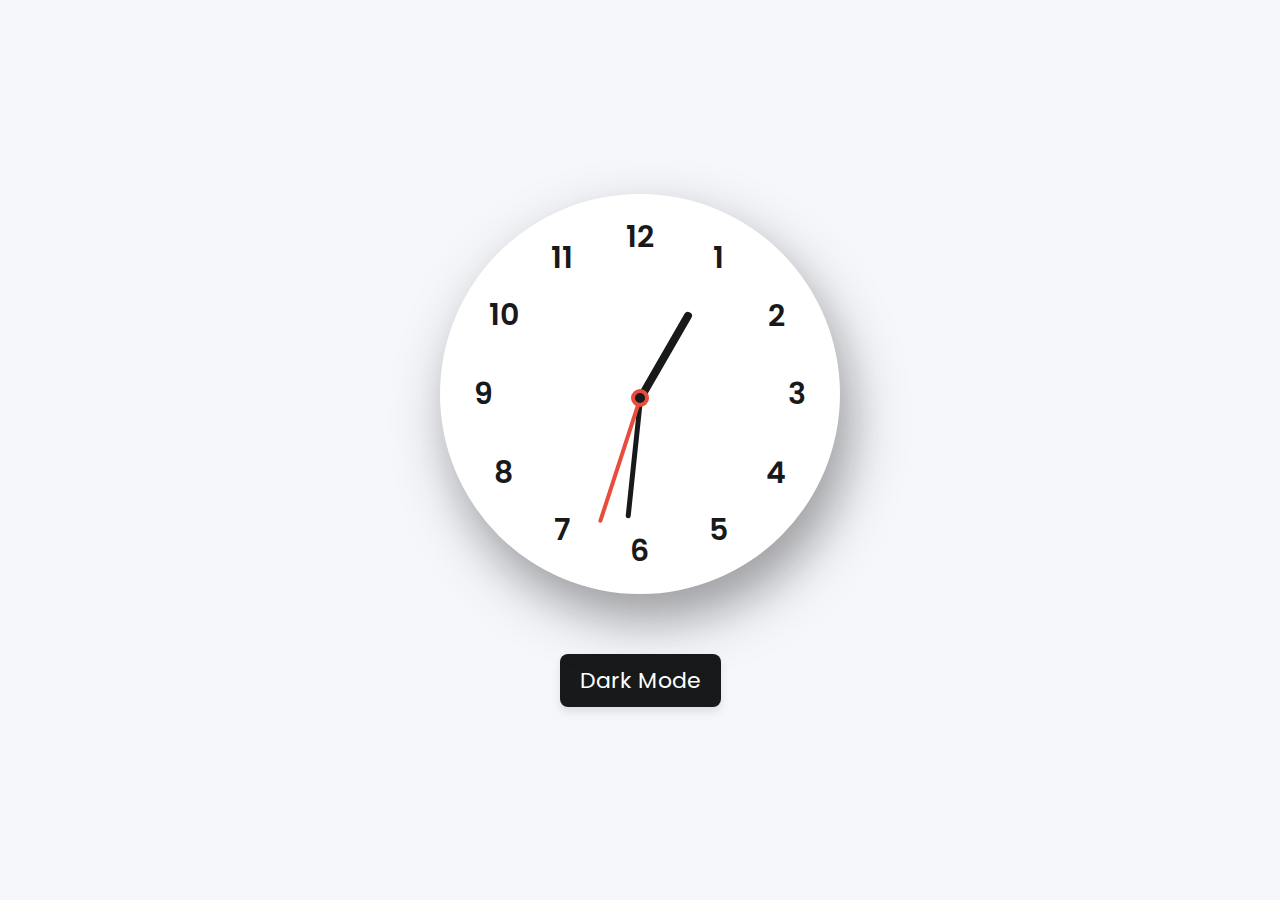
<file: ANALOG WATCH/index.html>
<!DOCTYPE html>
<html lang="en">
  <head>
    <meta charset="UTF-8" />
    <meta name="viewport" content="width=device-width, initial-scale=1.0" />
    <title>Analog Clock</title>
    <link rel="stylesheet" href="style.css" />
    <script defer src="script.js"></script>
  </head>
  <body>
    <div class="container">
      <div class="clock">
        <label style="--i: 1"><span>1</span></label>
        <label style="--i: 2"><span>2</span></label>
        <label style="--i: 3"><span>3</span></label>
        <label style="--i: 4"><span>4</span></label>
        <label style="--i: 5"><span>5</span></label>
        <label style="--i: 6"><span>6</span></label>
        <label style="--i: 7"><span>7</span></label>
        <label style="--i: 8"><span>8</span></label>
        <label style="--i: 9"><span>9</span></label>
        <label style="--i: 10"><span>10</span></label>
        <label style="--i: 11"><span>11</span></label>
        <label style="--i: 12"><span>12</span></label>
        <div class="indicator">
          <span class="hand hour"></span>
          <span class="hand minute"></span>
          <span class="hand second"></span>
        </div>
      </div>
      <div class="mode-switch">Dark Mode</div>
    </div>
  </body>
</html>
</file>
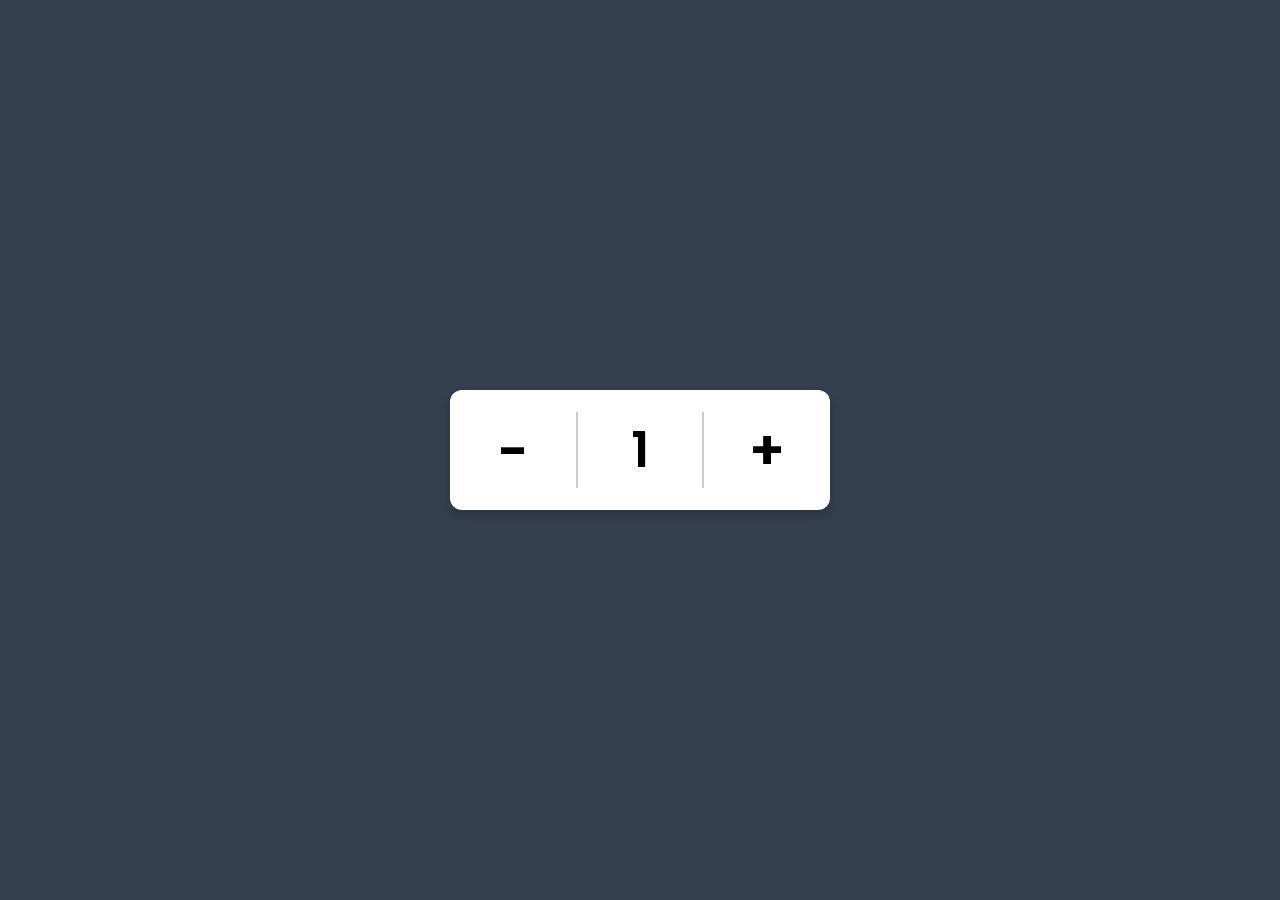
<file: button increment and decrement/index.html>
<!DOCTYPE html>
<html lang="en">
  <head>
    <meta charset="UTF-8" />
    <meta name="viewport" content="width=device-width, initial-scale=1.0" />
    <title>Increment AND Decrement</title>
    <link rel="stylesheet" href="style.css" />
    <script defer src="script.js"></script>
  </head>
  <body>
    <div class="wrapper">
      <span class="minus">-</span>
      <span class="num">1</span>
      <span class="plus">+</span>
    </div>
  </body>
</html>
</file>
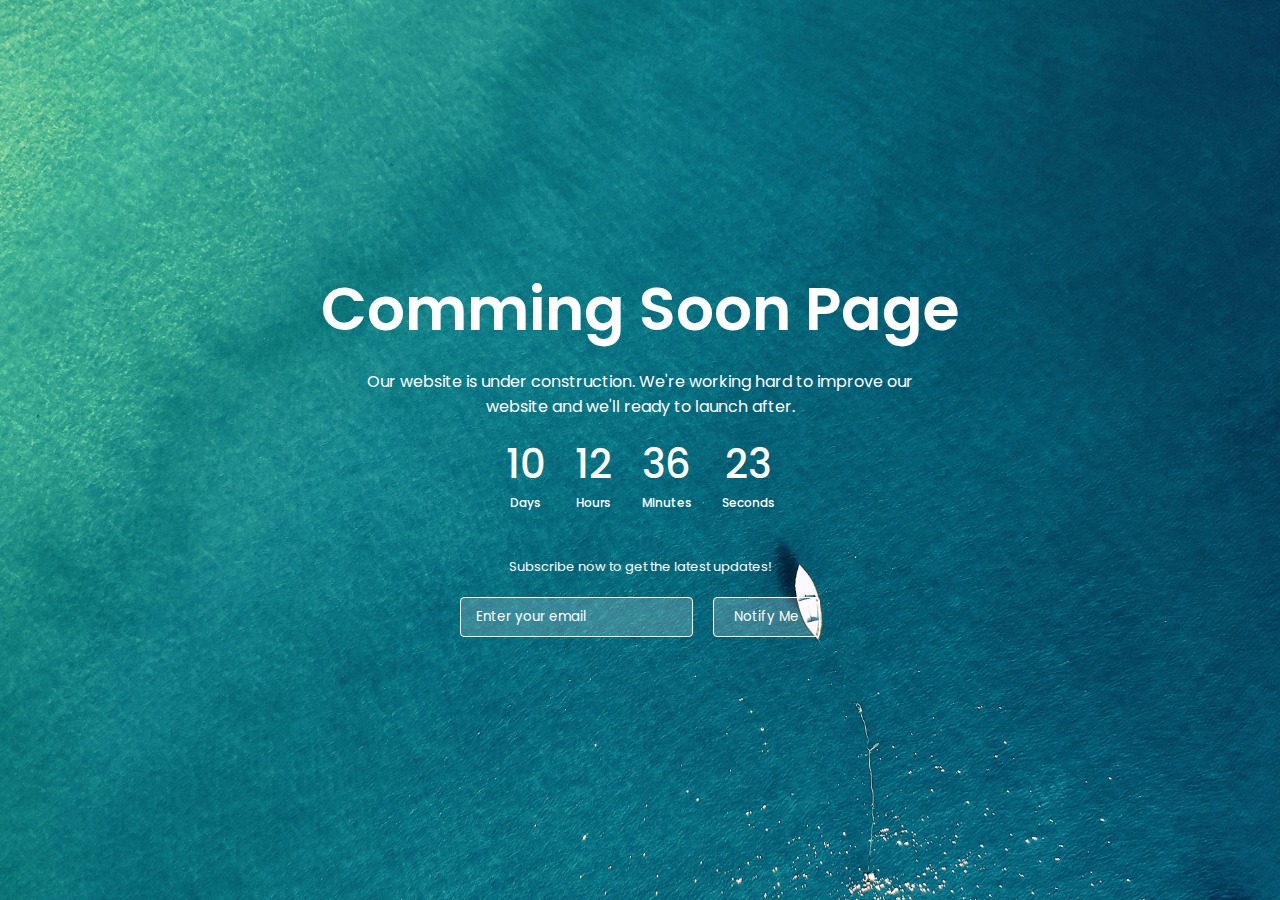
<file: coming soon website/index.html>
<!DOCTYPE html>
<html lang="en">
  <head>
    <meta charset="UTF-8" />
    <meta name="viewport" content="width=device-width, initial-scale=1.0" />
    <title>coming soon page</title>
    <link rel="stylesheet" href="style.css" />
    <script defer src="script.js"></script>
  </head>
  <body>
    <section class="container">
      <img src="image.jpg" alt="" class="image" />
      <header>Comming Soon Page</header>
      <p>
        Our website is under construction. We're working hard to improve our
        website and we'll ready to launch after.
      </p>
      <div class="time-content">
        <div class="time days">
          <span class="number">10</span>
          <span class="text">days</span>
        </div>
        <div class="time hours">
          <span class="number">12</span>
          <span class="text">hours</span>
        </div>
        <div class="time minutes">
          <span class="number">36</span>
          <span class="text">minutes</span>
        </div>
        <div class="time seconds">
          <span class="number">23</span>
          <span class="text">seconds</span>
        </div>
      </div>
      <div class="email-content">
        <p>Subscribe now to get the latest updates!</p>
        <div class="input-box">
          <input type="email" placeholder="Enter your email" />
          <button>Notify Me</button>
        </div>
      </div>
    </section>
  </body>
</html>
</file>
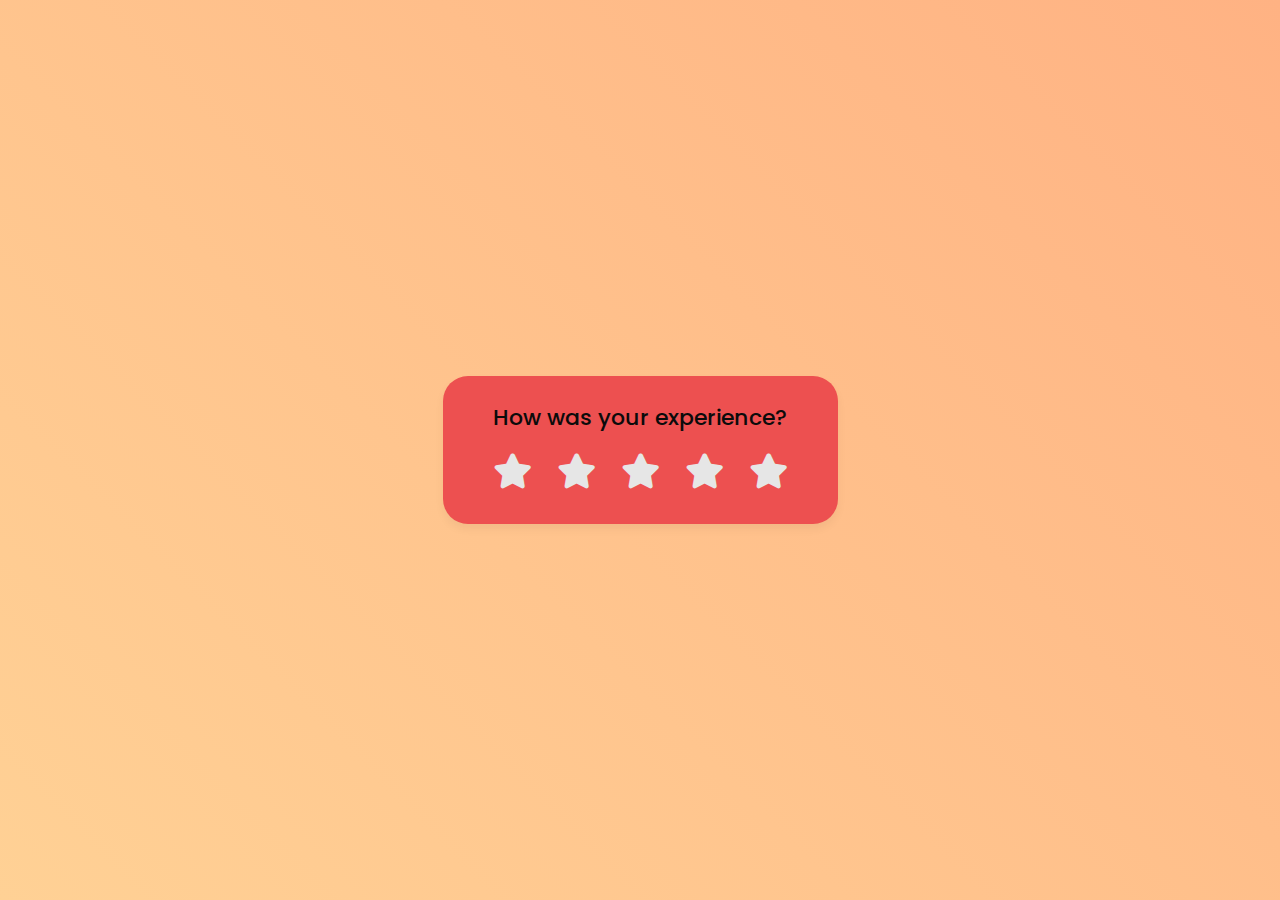
<file: Create Star Ranking/index.html>
<!DOCTYPE html>
<html lang="en">
  <head>
    <meta charset="UTF-8" />
    <meta name="viewport" content="width=device-width, initial-scale=1.0" />
    <title>Star Ranking</title>
    <link rel="stylesheet" href="style.css" />
    <link
      rel="stylesheet"
      href="https://cdnjs.cloudflare.com/ajax/libs/font-awesome/6.2.1/css/all.min.css"
    />
  </head>
  <body>
    <div class="rating-box">
      <header>How was your experience?</header>
      <div class="stars">
        <i class="fa-solid fa-star"></i>
        <i class="fa-solid fa-star"></i>
        <i class="fa-solid fa-star"></i>
        <i class="fa-solid fa-star"></i>
        <i class="fa-solid fa-star"></i>
      </div>
    </div>
    <script src="script.js"></script>
  </body>
</html>
</file>
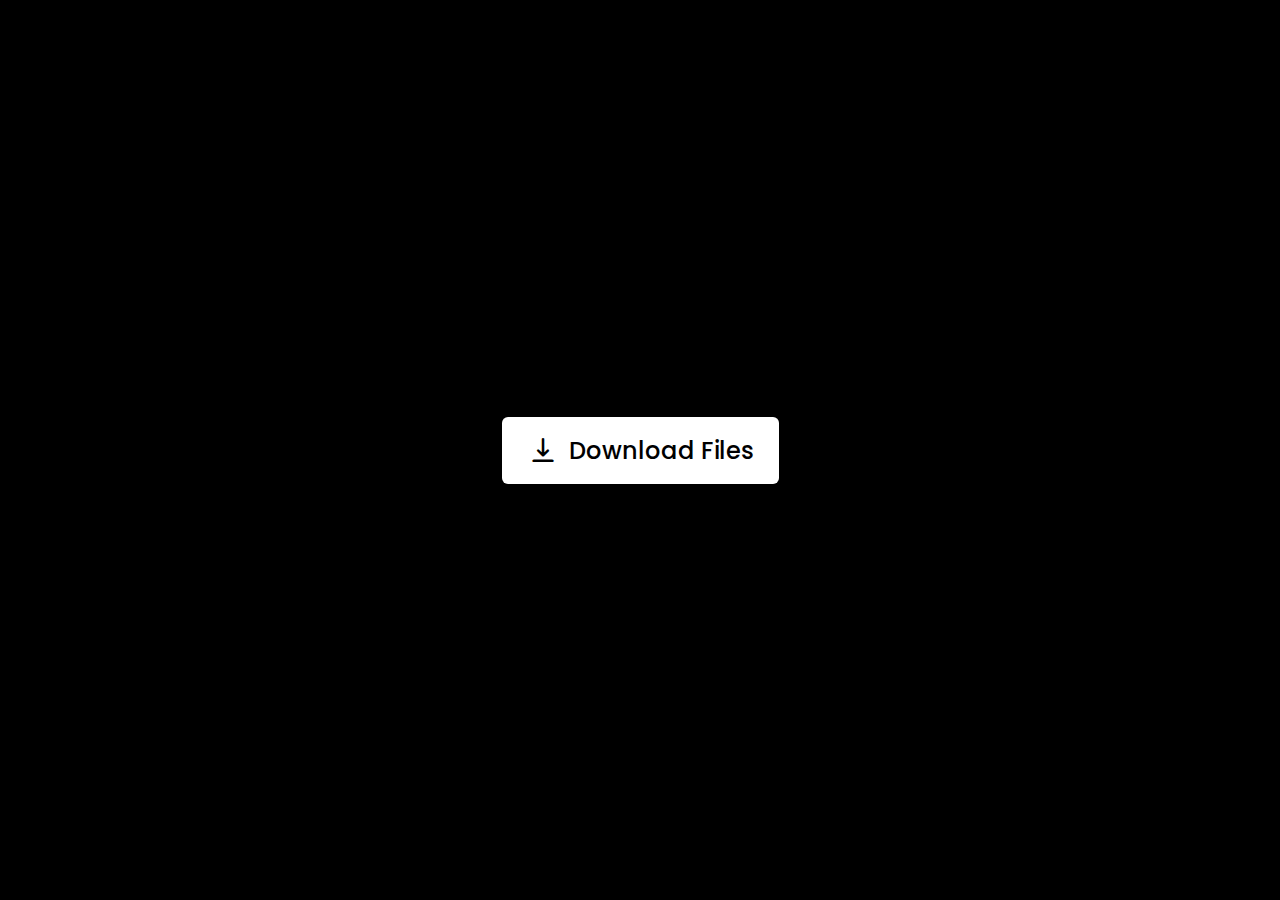
<file: DOWNLOAD BUTTON/index.html>
<!DOCTYPE html>
<html lang="en">
  <head>
    <meta charset="UTF-8" />
    <meta name="viewport" content="width=device-width, initial-scale=1.0" />
    <title>DOWNLOAD BUTTON</title>
    <link rel="stylesheet" href="style.css" />
    <link
      rel="stylesheet"
      href="https://fonts.googleapis.com/css2?family=Material+Symbols+Rounded:opsz,wght,FILL,GRAD@20..48,100..700,0..1,-50..200"
    />
    <script defer src="script.js"></script>
  </head>
  <body>
    <button class="download-btn" data-timer="5">
      <span class="icon material-symbols-rounded">vertical_align_bottom</span>
      <span class="text">Download Files</span>
    </button>
  </body>
</html>
</file>
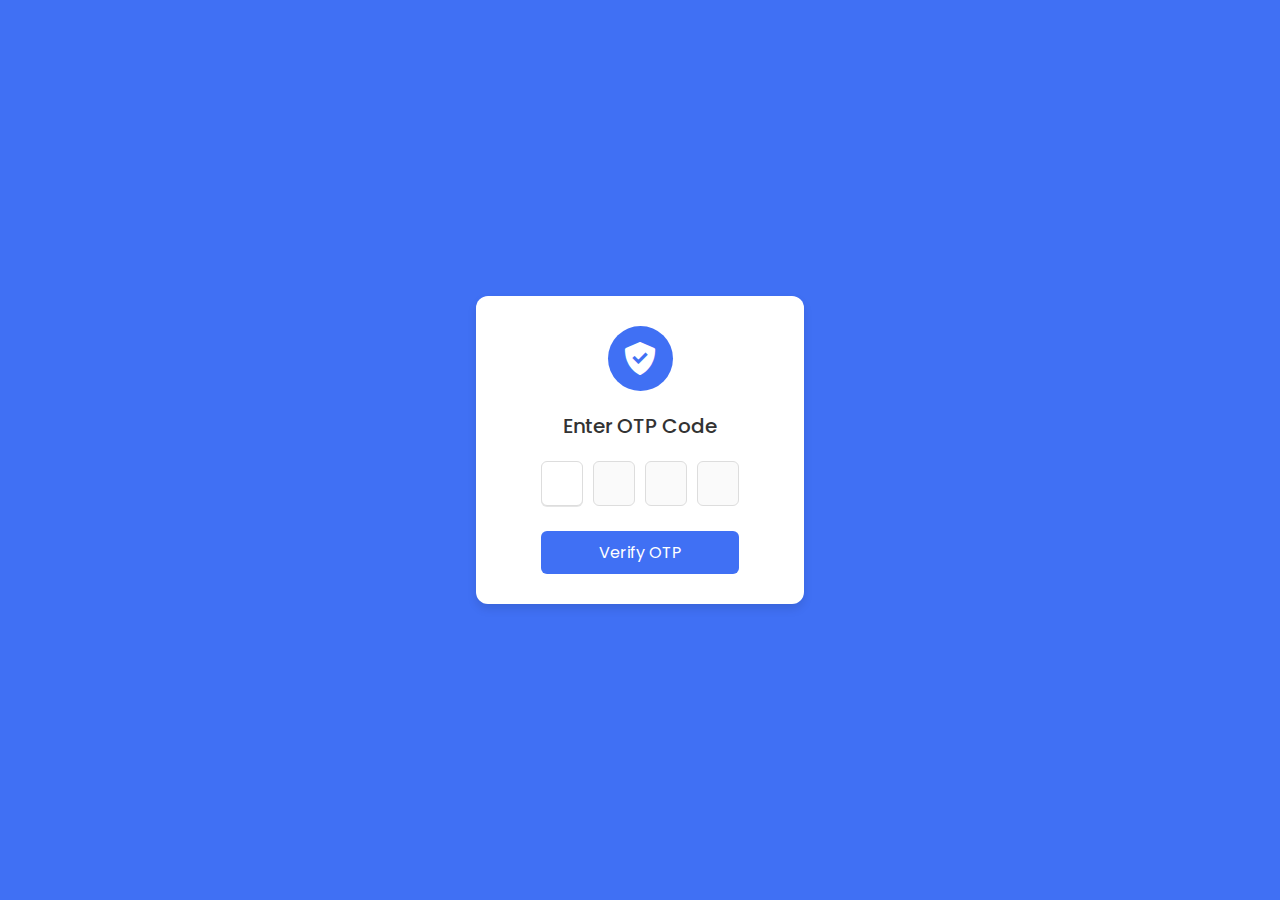
<file: OTP VERIFICATION/index.html>
<!DOCTYPE html>
<html lang="en">
  <head>
    <meta charset="UTF-8" />
    <meta name="viewport" content="width=device-width, initial-scale=1.0" />
    <title>OTP VERIFICATION</title>
    <link rel="stylesheet" href="style.css" />
    <link
      href="https://unpkg.com/boxicons@2.1.4/css/boxicons.min.css"
      rel="stylesheet"
    />
    <script defer src="script.js"></script>
  </head>
  <body>
    <div class="container">
      <header>
        <i class="bx bxs-check-shield"></i>
      </header>
      <h4>Enter OTP Code</h4>
      <form action="#">
        <div class="input-field">
          <input type="number" />
          <input type="number" disabled />
          <input type="number" disabled />
          <input type="number" disabled />
        </div>
        <button class="active">Verify OTP</button>
      </form>
    </div>
  </body>
</html>
</file>
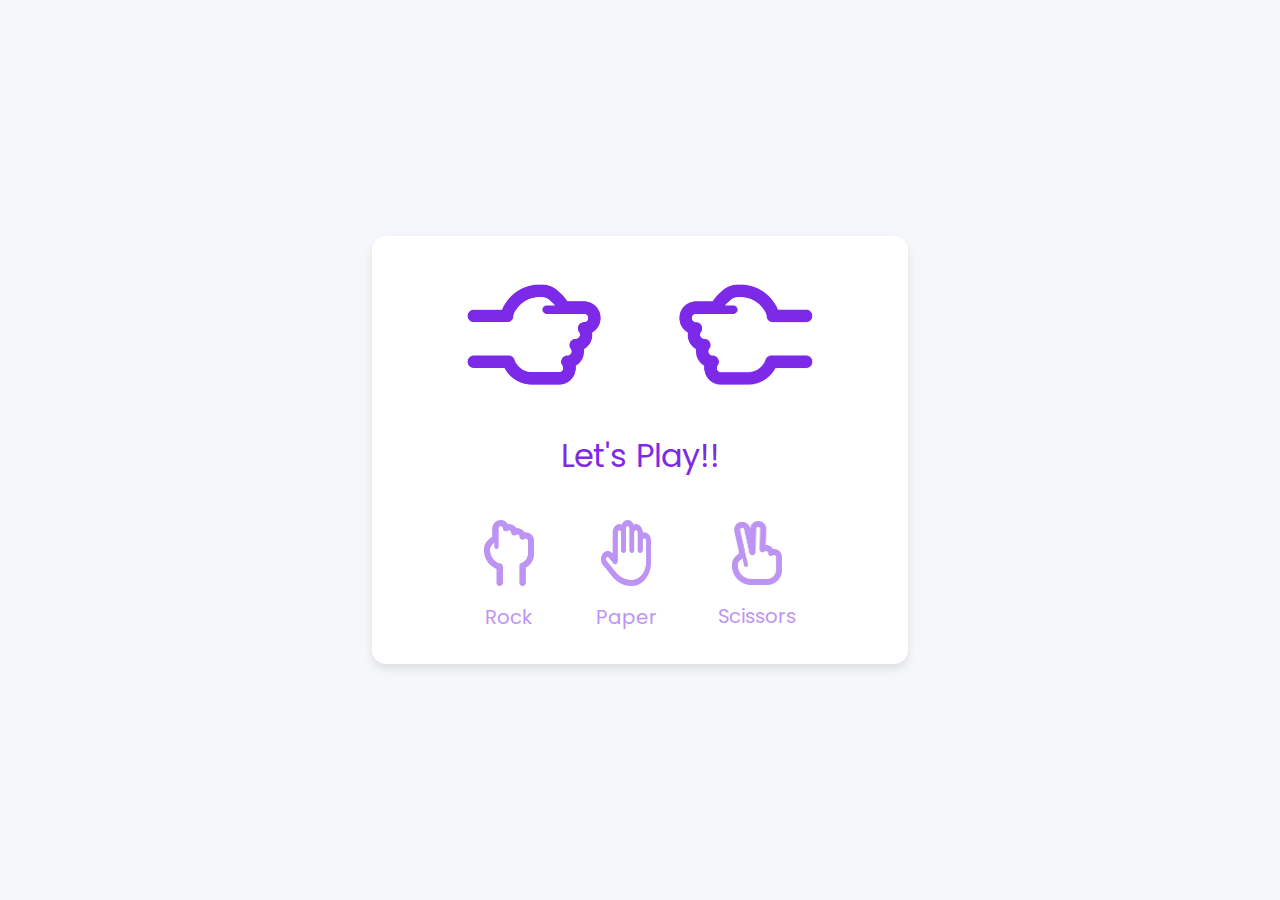
<file: rock paper and scissor/index.html>
<!DOCTYPE html>
<html lang="en">
  <head>
    <meta charset="UTF-8" />
    <meta name="viewport" content="width=device-width, initial-scale=1.0" />
    <link rel="stylesheet" href="style.css" />
    <title>LET'S PLAY ROCK PAPER AND SCISSORS</title>
  </head>
  <body>
    <section class="container">
      <div class="result_field">
        <div class="result_images">
          <span class="user_result">
            <img src="rock.png" alt="" />
          </span>
          <span class="cpu_result">
            <img src="rock.png" alt="" />
          </span>
        </div>
        <div class="result">Let's Play!!</div>
      </div>
      <div class="option_images">
        <span class="option_image">
          <img src="rock.png" alt="" />
          <p>Rock</p>
        </span>
        <span class="option_image">
          <img src="paper.png" alt="" />
          <p>Paper</p>
        </span>
        <span class="option_image">
          <img src="scissors.png" alt="" />
          <p>Scissors</p>
        </span>
      </div>
    </section>

    <script src="script.js "></script>
  </body>
</html>
</file>
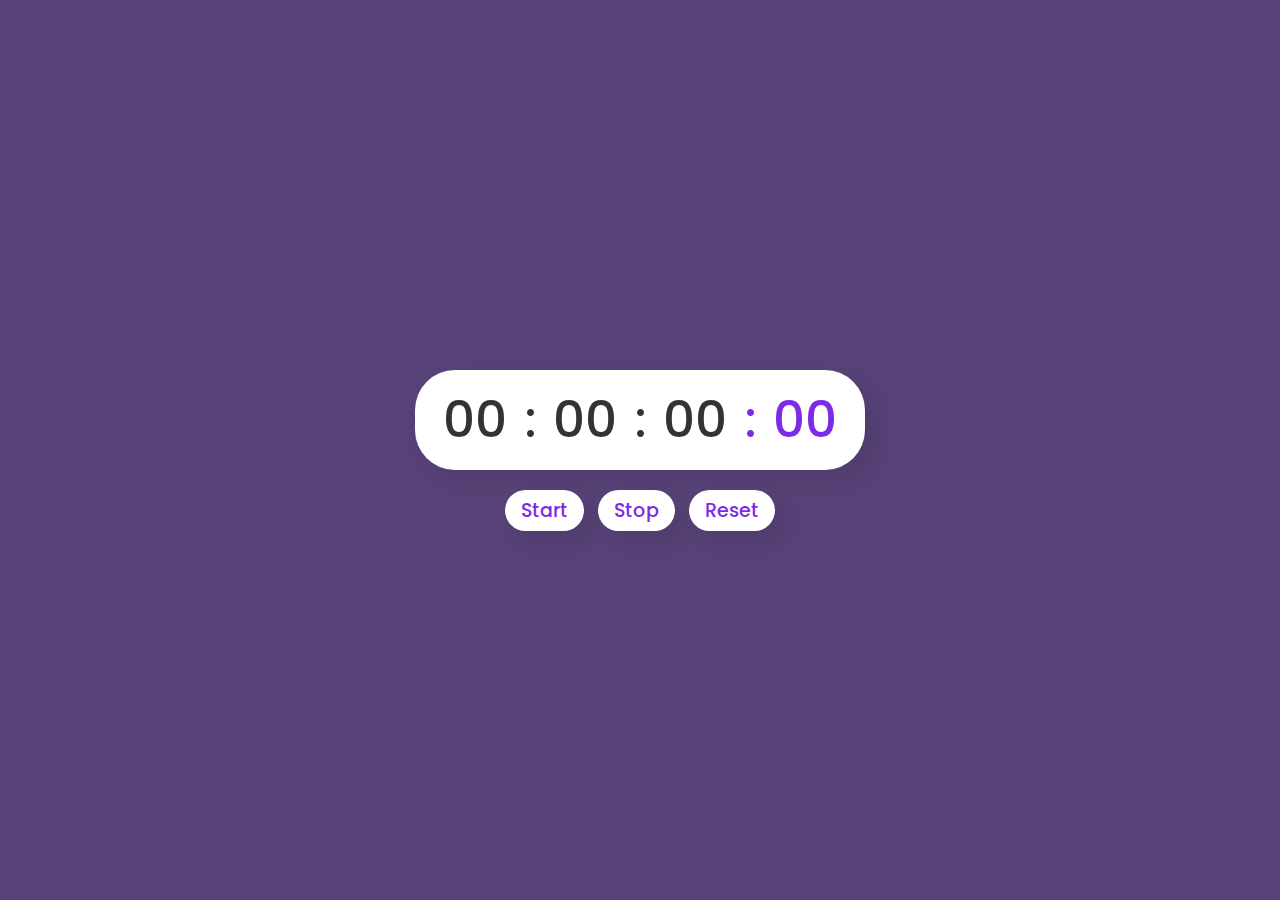
<file: STOPWATCH/index.html>
<!DOCTYPE html>
<html lang="en">
  <head>
    <meta charset="UTF-8" />
    <meta name="viewport" content="width=device-width, initial-scale=1.0" />
    <title>stopwatch</title>
    <link rel="stylesheet" href="style.css" />
    <script defer src="script.js"></script>
  </head>
  <body>
    <div class="wrapper">
      <div class="time">
        <span class="hour">00</span>
        <span class="colon">:</span>
        <span class="minute">00</span>
        <span class="colon">:</span>
        <span class="second">00</span>
        <span class="colon ms-colon">:</span>
        <span class="millisecond">00</span>
      </div>
      <div class="buttons">
        <button class="start">Start</button>
        <button class="stop">Stop</button>
        <button class="reset">Reset</button>
      </div>
    </div>
  </body>
</html>
</file>
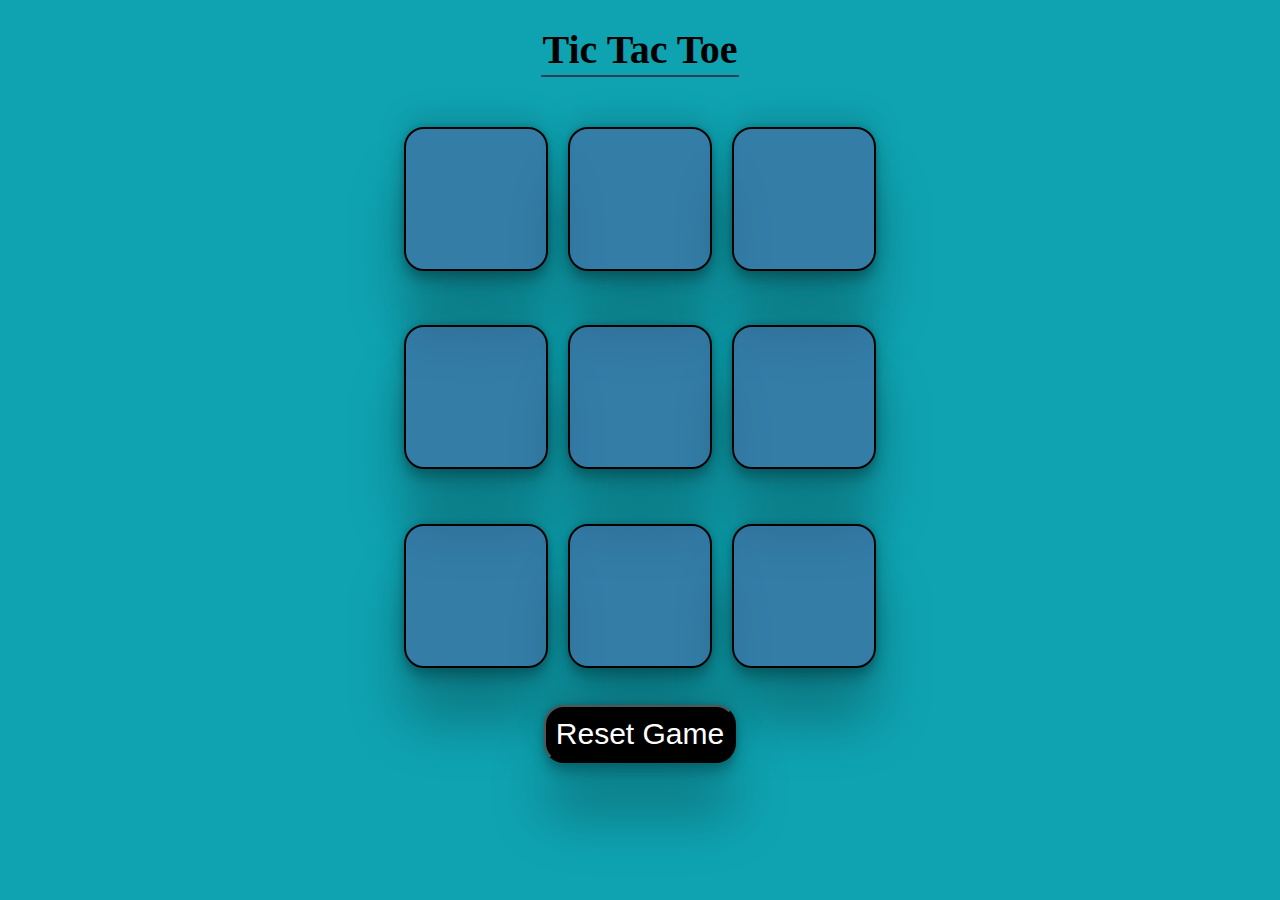
<file: TIC  TAC TOE/index.html>
<!DOCTYPE html>
<html lang="en">
  <head>
    <meta charset="UTF-8" />
    <meta name="viewport" content="width=device-width, initial-scale=1.0" />
    <title>TIC TAC TOE</title>
    <link rel="stylesheet" href="style.css" />
    <script defer src="script.js"></script>
  </head>
  <body>
    <div class="header">
      <h1>Tic Tac Toe</h1>
    </div>
    <div class="con hide">
      <p class="msguser">WINNER</p>
      <button class="newg-btn">New Game</button>
    </div>

    <div class="container">
      <div class="game-field">
        <button class="box"></button>
        <button class="box"></button>
        <button class="box"></button>
        <button class="box"></button>
        <button class="box"></button>
        <button class="box"></button>
        <button class="box"></button>
        <button class="box"></button>
        <button class="box"></button>
      </div>
    </div>
    <button class="reset-btn">Reset Game</button>
  </body>
</html>
</file>
<file: ANALOG WATCH/style.css>
@import url("https://fonts.googleapis.com/css2?family=Poppins:wght@200;300;400;500;600;700&display=swap");
* {
  margin: 0;
  padding: 0;
  box-sizing: border-box;
  font-family: "Poppins", sans-serif;
}
:root {
  --primary-color: #f6f7fb;
  --white-color: #fff;
  --black-color: #18191a;
  --red-color: #e74c3c;
}
body {
  display: flex;
  min-height: 100vh;
  align-items: center;
  justify-content: center;
  background: var(--primary-color);
}
body.dark {
  --primary-color: #242526;
  --white-color: #18191a;
  --black-color: #fff;
  --red-color: #e74c3c;
}
.container {
  display: flex;
  flex-direction: column;
  align-items: center;
  gap: 60px;
}
.container .clock {
  display: flex;
  height: 400px;
  width: 400px;
  border-radius: 50%;
  align-items: center;
  justify-content: center;
  background: var(--white-color);
  box-shadow: 10px 25px 35px rgba(0, 0, 0, 0.1),
    10px 25px 60px rgba(0, 0, 0, 0.3);
  position: relative;
}
.clock label {
  position: absolute;
  inset: 20px;
  text-align: center;
  transform: rotate(calc(var(--i) * (360deg / 12)));
}
.clock label span {
  display: inline-block;
  font-size: 30px;
  font-weight: 600;
  color: var(--black-color);
  transform: rotate(calc(var(--i) * (-360deg / 12)));
}
.container .indicator {
  position: absolute;
  height: 10px;
  width: 10px;
  display: flex;
  justify-content: center;
}
.indicator::before {
  content: "";
  position: absolute;
  height: 100%;
  width: 100%;
  border-radius: 50%;
  z-index: 100;
  background: var(--black-color);
  border: 4px solid var(--red-color);
}
.indicator .hand {
  position: absolute;
  height: 130px;
  width: 4px;
  bottom: 0;
  border-radius: 25px;
  transform-origin: bottom;
  background: var(--red-color);
}
.hand.minute {
  height: 120px;
  width: 5px;
  background: var(--black-color);
}
.hand.hour {
  height: 100px;
  width: 8px;
  background: var(--black-color);
}
.mode-switch {
  padding: 10px 20px;
  border-radius: 8px;
  font-size: 22px;
  font-weight: 400;
  display: inline-block;
  color: var(--white-color);
  background: var(--black-color);
  box-shadow: 0 5px 10px rgba(0, 0, 0, 0.1);
  cursor: pointer;
}
</file>
<file: button increment and decrement/style.css>
@import url("https://fonts.googleapis.com/css2?family=Poppins:wght@200;300;400;500;600;700&display=swap");
* {
  margin: 0;
  padding: 0;
  box-sizing: border-box;
  font-family: "Poppins", sans-serif;
}
body {
  height: 100vh;
  width: 100%;
  display: flex;
  align-items: center;
  justify-content: center;
  background: #343f4f;
}
.wrapper {
  height: 120px;
  min-width: 380px;
  display: flex;
  align-items: center;
  justify-content: center;
  background: #fff;
  border-radius: 12px;
  box-shadow: 0 5px 10px rgba(0, 0, 0, 0.2);
}
.wrapper span {
  width: 100%;
  text-align: center;
  font-size: 55px;
  font-weight: 600;
  cursor: pointer;
  user-select: none;
}
.wrapper span.num {
  font-size: 50px;
  border-right: 2px solid rgba(0, 0, 0, 0.2);
  border-left: 2px solid rgba(0, 0, 0, 0.2);
  pointer-events: none;
}
</file>
<file: coming soon website/style.css>
@import url("https://fonts.googleapis.com/css2?family=Poppins:wght@300;400;500;600;700&display=swap");

* {
  margin: 0;
  padding: 0;
  box-sizing: border-box;
  font-family: "Poppins", sans-serif;
}
.container {
  display: flex;
  row-gap: 15px;
  align-items: center;
  justify-content: center;
  flex-direction: column;
  height: 100vh;
  width: 100%;
  overflow: hidden;
}
.container .image {
  position: absolute;
  height: 100%;
  width: 100%;
  object-fit: cover;
  z-index: -1;
}
.container header {
  font-size: 60px;
  color: #fff;
  font-weight: 600;
  text-align: center;
}
.container p {
  font-size: 16px;
  font-weight: 400;
  color: #fff;
  max-width: 550px;
  text-align: center;
}
.container .time-content {
  display: flex;
  column-gap: 30px;
  align-items: center;
}
.time-content .time {
  display: flex;
  align-items: center;
  flex-direction: column;
}
.time .number,
.time .text {
  font-weight: 500;
  color: #fff;
}
.time .number {
  font-size: 40px;
}
.time .text {
  text-transform: capitalize;
  font-size: 12px;
}
.email-content {
  display: flex;
  align-items: center;
  flex-direction: column;
  margin-top: 30px;
  width: 100%;
}
.email-content p {
  font-size: 13px;
}
.input-box {
  display: flex;
  align-items: center;
  height: 40px;
  max-width: 360px;
  width: 100%;
  margin-top: 20px;
  column-gap: 20px;
}
.input-box input,
.input-box button {
  height: 100%;
  outline: none;
  border: none;
  border: 1px solid #fff;
  border-radius: 4px;
  background-color: rgba(255, 255, 255, 0.2);
  font-weight: 400;
}
.input-box input {
  width: 100%;
  padding: 0 15px;
  color: #fff;
}
input::placeholder {
  color: #fff;
}
.input-box button {
  cursor: pointer;
  color: #fff;
  white-space: nowrap;
  padding: 0 20px;
  transition: all 0.3s ease;
}
.input-box button:hover {
  background-color: #fff;
  color: #0d6a81;
}
@media screen and (max-width: 300px) {
  .container header {
    font-size: 50px;
  }
}
</file>
<file: Create Star Ranking/style.css>
@import url("https://fonts.googleapis.com/css2?family=Poppins:wght@200;300;400;500;600;700&display=swap");
* {
  margin: 0;
  padding: 0;
  box-sizing: border-box;
  font-family: "Poppins", sans-serif;
}
body {
  height: 100vh;
  display: flex;
  align-items: center;
  justify-content: center;
  background: linear-gradient(45deg, #ffd195, #ffb283);
}
.rating-box {
  position: relative;
  background: #ed5050;
  padding: 25px 50px 35px;
  border-radius: 25px;
  box-shadow: 0 5px 10px rgba(0, 0, 0, 0.05);
}
.rating-box header {
  font-size: 22px;
  color: #0b0b0b;
  font-weight: 500;
  margin-bottom: 20px;
  text-align: center;
}
.rating-box .stars {
  display: flex;
  align-items: center;
  gap: 25px;
}
.stars i {
  color: #e6e6e6;
  font-size: 35px;
  cursor: pointer;
  transition: color 0.2s ease;
}
.stars i.active {
  color: #ff9c1a;
}
</file>
<file: DOWNLOAD BUTTON/style.css>
@import url("https://fonts.googleapis.com/css2?family=Poppins:wght@400;500;600&display=swap");
* {
  margin: 0;
  padding: 0;
  box-sizing: border-box;
  font-family: "Poppins", sans-serif;
}
body {
  height: 100vh;
  display: flex;
  justify-content: center;
  align-items: center;
  background: black;
}
.download-btn {
  display: flex;
  align-items: center;
  outline: none;
  border: none;
  color: black;
  cursor: pointer;
  padding: 16px 25px;
  border-radius: 6px;
  white-space: nowrap;
  background: white;
  transform: all 0.2s ease;
  font-weight: 500;
}
.download-btn:hover {
  background: #2382f6;
}
.download-btn .icon {
  font-size: 2rem;
}
.download-btn .text {
  font-size: 1.5rem;
  padding-left: 10px;
}
.download-btn.timer {
  color: white;
  background: none;
  transition: none;
  font-size: 1.6rem;
  pointer-events: none;
}
.download-btn.timer b {
  color: #4a98f7;
  padding: 0 8px;
}
</file>
<file: OTP VERIFICATION/style.css>
@import url("https://fonts.googleapis.com/css2?family=Poppins:wght@200;300;400;500;600;700&display=swap");
* {
  margin: 0;
  padding: 0;
  box-sizing: border-box;
  font-family: "Poppins", sans-serif;
}
/* Import Google font - Poppins */
@import url("https://fonts.googleapis.com/css2?family=Poppins:wght@200;300;400;500;600;700&display=swap");
* {
  margin: 0;
  padding: 0;
  box-sizing: border-box;
  font-family: "Poppins", sans-serif;
}
body {
  min-height: 100vh;
  display: flex;
  align-items: center;
  justify-content: center;
  background: #4070f4;
}
:where(.container, form, .input-field, header) {
  display: flex;
  flex-direction: column;
  align-items: center;
  justify-content: center;
}
.container {
  background: #fff;
  padding: 30px 65px;
  border-radius: 12px;
  row-gap: 20px;
  box-shadow: 0 5px 10px rgba(0, 0, 0, 0.1);
}
.container header {
  height: 65px;
  width: 65px;
  background: #4070f4;
  color: #fff;
  font-size: 2.5rem;
  border-radius: 50%;
}
.container h4 {
  font-size: 1.25rem;
  color: #333;
  font-weight: 500;
}
form .input-field {
  flex-direction: row;
  column-gap: 10px;
}
.input-field input {
  height: 45px;
  width: 42px;
  border-radius: 6px;
  outline: none;
  font-size: 1.125rem;
  text-align: center;
  border: 1px solid #ddd;
}
.input-field input:focus {
  box-shadow: 0 1px 0 rgba(0, 0, 0, 0.1);
}
.input-field input::-webkit-inner-spin-button,
.input-field input::-webkit-outer-spin-button {
  display: none;
}
form button {
  margin-top: 25px;
  width: 100%;
  color: #fff;
  font-size: 1rem;
  border: none;
  padding: 9px 0;
  cursor: pointer;
  border-radius: 6px;
  pointer-events: none;
  background: #6e93f7;
  transition: all 0.2s ease;
}
form button.active {
  background: #4070f4;
  pointer-events: auto;
}
form button:hover {
  background: #0e4bf1;
}
</file>
<file: rock paper and scissor/style.css>
@import url("https://fonts.googleapis.com/css2?family=Poppins:wght@200;300;400;500;600;700&display=swap");
* {
  margin: 0;
  padding: 0;
  box-sizing: border-box;
  font-family: "Poppins", sans-serif;
}
body {
  height: 100vh;
  display: flex;
  align-items: center;
  justify-content: center;
  background: #f6f7fb;
}
::selection {
  color: #fff;
  background-color: #7d2ae8;
}
.container {
  padding: 2rem 7rem;
  border-radius: 14px;
  background: #fff;
  box-shadow: 0 5px 10px rgba(0, 0, 0, 0.1);
}
.result_images {
  display: flex;
  column-gap: 7rem;
}
.container.start .user_result {
  transform-origin: left;
  animation: userShake 0.7s ease infinite;
}
@keyframes userShake {
  50% {
    transform: rotate(10deg);
  }
}
.container.start .cpu_result {
  transform-origin: right;
  animation: cpuShake 0.7s ease infinite;
}
@keyframes cpuShake {
  50% {
    transform: rotate(-10deg);
  }
}
.result_images img {
  width: 100px;
}
.user_result img {
  transform: rotate(90deg);
}
.cpu_result img {
  transform: rotate(-90deg) rotateY(180deg);
}
.result {
  text-align: center;
  font-size: 2rem;
  color: #7d2ae8;
  margin-top: 1.5rem;
}
.option_image img {
  width: 50px;
}
.option_images {
  display: flex;
  align-items: center;
  margin-top: 2.5rem;
  justify-content: space-between;
}
.container.start .option_images {
  pointer-events: none;
}
.option_image {
  display: flex;
  flex-direction: column;
  align-items: center;
  opacity: 0.5;
  cursor: pointer;
  transition: opacity 0.3s ease;
}
.option_image:hover {
  opacity: 1;
}
.option_image.active {
  opacity: 1;
}
.option_image img {
  pointer-events: none;
}
.option_image p {
  color: #7d2ae8;
  font-size: 1.235rem;
  margin-top: 1rem;
  pointer-events: none;
}
</file>
<file: STOPWATCH/style.css>
@import url("https://fonts.googleapis.com/css2?family=Poppins:wght@200;300;400;500;600;700&display=swap");
* {
  margin: 0;
  padding: 0;
  box-sizing: border-box;
  font-family: "Poppins", sans-serif;
}
body {
  height: 100vh;
  display: flex;
  align-items: center;
  justify-content: center;
  background: #574277;
}
.wrapper {
  user-select: none;
}
.wrapper .time {
  height: 100px;
  background: #fff;
  display: flex;
  align-items: center;
  justify-content: center;
  border-radius: 40px;
  box-shadow: 10px 10px 20px rgba(0, 0, 0, 0.09);
  padding: 0 10px;
}
.wrapper .time span {
  width: 100px;
  text-align: center;
  font-size: 50px;
  font-weight: 500;
  color: #333;
}
.time span.colon {
  width: 10px;
}
.time span.ms-colon,
.time span.millisecond {
  color: #7d2ae8;
}
.wrapper .buttons {
  text-align: center;
  margin-top: 20px;
}
.buttons button:hover {
  background: black;
  color: white;
}
.buttons button {
  padding: 6px 16px;
  outline: none;
  border: none;
  margin: 0 5px;
  color: #7d2ae8;
  background: #fff;
  font-size: 19px;
  font-weight: 500;
  border-radius: 50px;
  cursor: pointer;
  box-shadow: 10px 10px 20px rgba(0, 0, 0, 0.09);
}
.buttons button.active,
.buttons button.stopActive {
  pointer-events: none;
  opacity: 0.7;
}
</file>
<file: TIC  TAC TOE/style.css>
* {
  margin: 0;
  padding: 0;
  box-sizing: border-box;
}

.header {
  height: 10vh;
  display: flex;
  justify-content: center;
  align-items: center;
  padding-top: 10px;
}
.header h1 {
  border-bottom: 2px solid #2e4057;
  padding: 2px;
  font-size: 40px;
}

body {
  background-color: #0fa3b1;
  text-align: center;
}
.container {
  padding-top: 30px;
  height: 65vh;

  display: flex;
  justify-content: center;
  align-items: center;
}
.game-field {
  height: 65vmin;
  width: 65vmin;
  display: flex;
  flex-wrap: wrap;
  justify-content: center;
  align-items: center;
  gap: 20px;
  /* background-color: rgba(96, 139, 172, 0.422); */
  /* border: 5px solid rebeccapurple; */
  padding: 5px;
  border-radius: 20px;
}
.box {
  height: 16vmin;
  width: 16vmin;
  border-radius: 20px;
  /* border: none; */
  box-shadow: rgba(0, 0, 0, 0.25) 0px 54px 55px,
    rgba(0, 0, 0, 0.12) 0px -12px 30px, rgba(0, 0, 0, 0.12) 0px 4px 6px,
    rgba(0, 0, 0, 0.17) 0px 12px 13px, rgba(0, 0, 0, 0.09) 0px -3px 5px;
  font-size: 8vmin;
  color: black;
  font-weight: 500;
  border: rgb(0, 0, 0) 2px solid;
}
.game-field button {
  background-color: #5d529c77;
}
.game-field button:hover {
  background-color: #048ba931;
}
.reset-btn {
  font-size: 30px;
  padding: 10px;
  margin: 30px;
  background-color: black;
  color: white;
  border-radius: 20px;
  box-shadow: rgba(0, 0, 0, 0.25) 0px 54px 55px,
    rgba(0, 0, 0, 0.12) 0px -12px 30px, rgba(0, 0, 0, 0.12) 0px 4px 6px,
    rgba(0, 0, 0, 0.17) 0px 12px 13px, rgba(0, 0, 0, 0.09) 0px -3px 5px;
}
.reset-btn:hover {
  background-color: rgb(59, 55, 55);
}
.newg-btn {
  font-size: 30px;
  padding: 10px;
  margin: 30px;
  background-color: black;
  color: white;
  border-radius: 20px;
  box-shadow: rgba(0, 0, 0, 0.25) 0px 54px 55px,
    rgba(0, 0, 0, 0.12) 0px -12px 30px, rgba(0, 0, 0, 0.12) 0px 4px 6px,
    rgba(0, 0, 0, 0.17) 0px 12px 13px, rgba(0, 0, 0, 0.09) 0px -3px 5px;
}
.newg-btn:hover {
  background-color: rgb(59, 55, 55);
}
.con {
  margin-top: 10px;
  font-size: 30px;
  font-weight: 700;
  color: rgb(87, 19, 235);
}
.hide {
  display: none;
}
</file>
